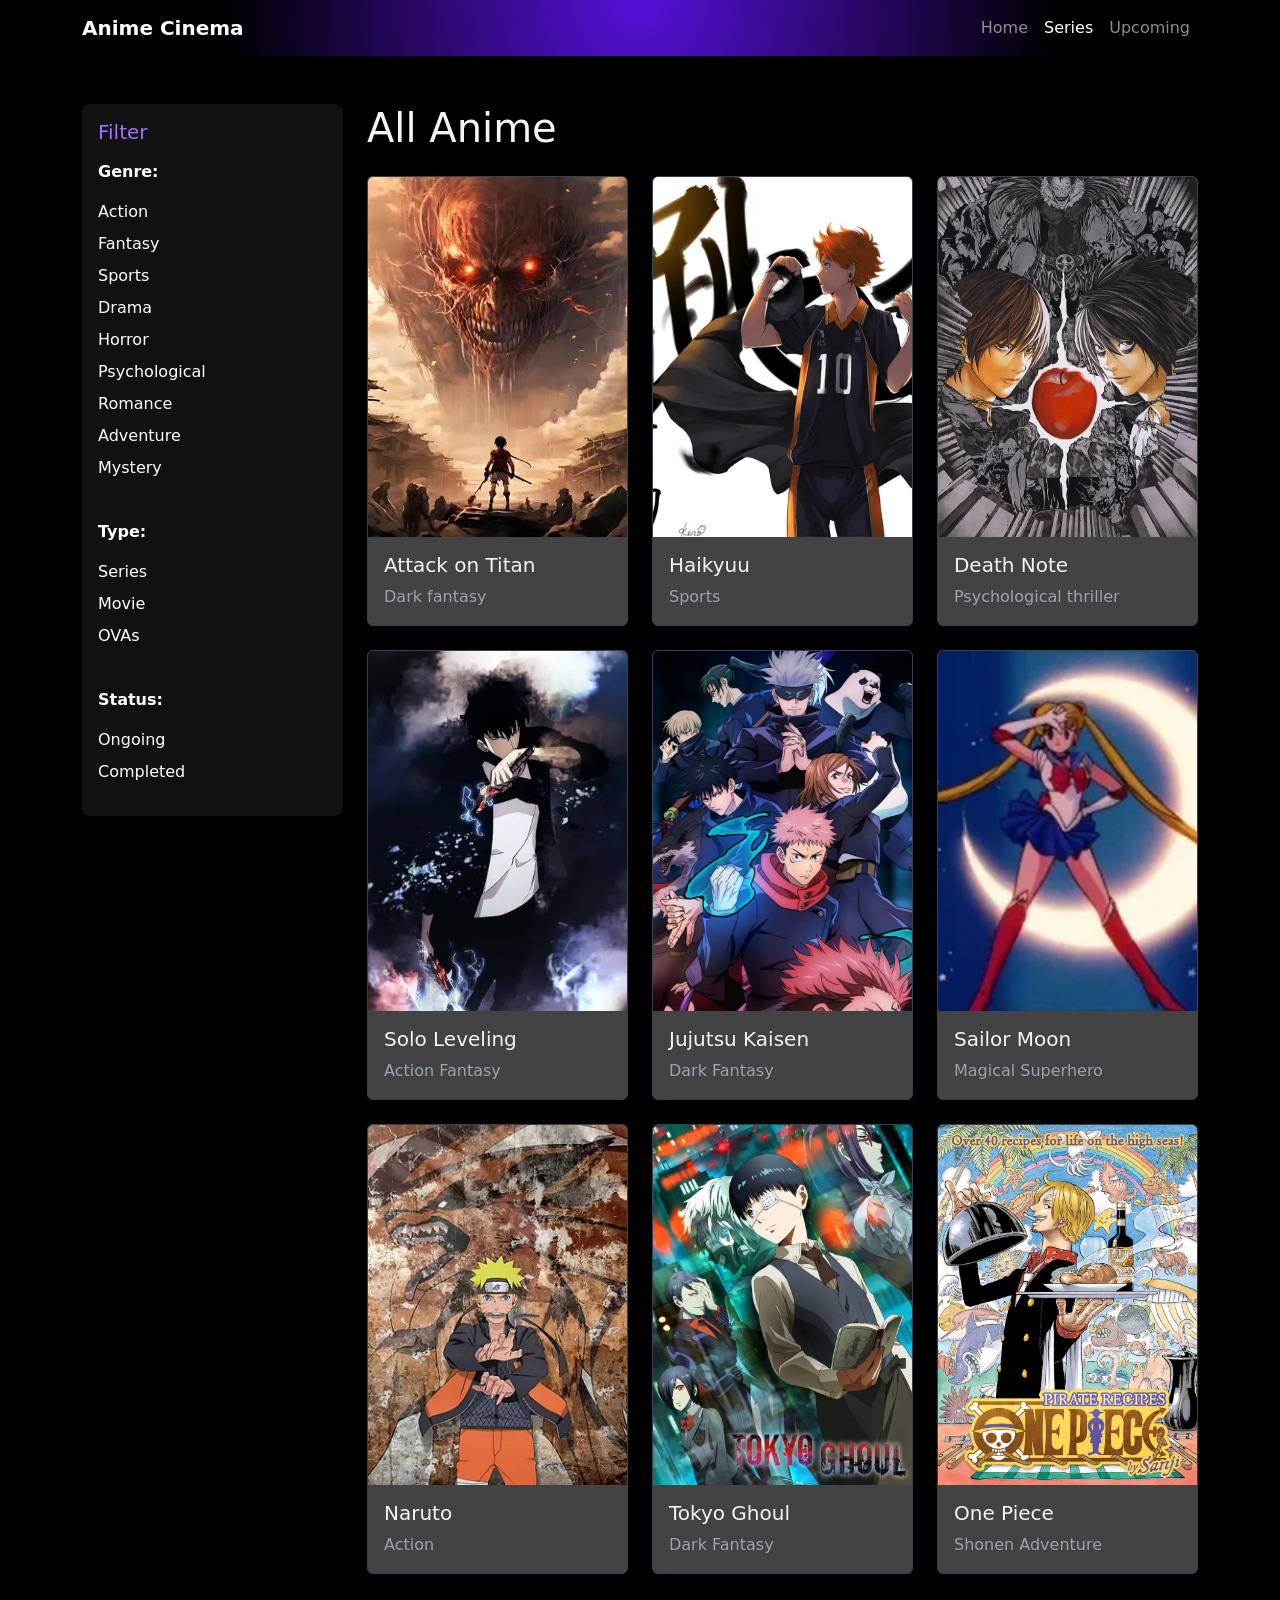
<file: project/movies.html>
<!DOCTYPE html>
<html lang="en">
<head>
  <meta charset="UTF-8" />
  <meta name="viewport" content="width=device-width, initial-scale=1.0" />
  <title>Anime Cinema</title>
  <link href="https://cdn.jsdelivr.net/npm/bootstrap@5.3.3/dist/css/bootstrap.min.css" rel="stylesheet" />
  <link rel="stylesheet" href="styles/style.css" />
</head>
<body>
  <nav class="navbar navbar-expand-lg navbar-dark movie-navbar" style="background:radial-gradient(circle at top, #5610da 0%, #000000 65%)">
    <div class="container">
      <a class="navbar-brand fw-bold" href="index.html">Anime Cinema</a>
      <div class="collapse navbar-collapse show">
        <ul class="navbar-nav ms-auto">
          <li class="nav-item"><a class="nav-link" href="index.html">Home</a></li>
          <li class="nav-item"><a class="nav-link active" href="movies.html">Series</a></li>
          <li class="nav-item"><a class="nav-link" href="upcoming.html">Upcoming</a></li>
        </ul>
      </div>
    </div>
  </nav>

  <main class="container py-5">
    <div class="row">
    <!-- Filter column -->
    <aside class="col-md-3 mb-4">
      <div class="filter-box p-3">
        <h5 style="color: #a26fff">Filter</h5>
        <p><strong>Genre:</strong></p>
        <ul class="list-unstyled">
          <li>Action</li>
          <li>Fantasy</li>
          <li>Sports</li>
          <li>Drama</li>
          <li>Horror</li>
          <li>Psychological</li>
          <li>Romance</li>
          <li>Adventure</li>
          <li>Mystery</li>
        </ul>
        <br>
        <p><strong>Type:</strong></p>
        <ul class="list-unstyled">
          <li>Series</li>
          <li>Movie</li>
          <li>OVAs</li>
        </ul>
        <br>
        <p><strong>Status:</strong></p>
        <ul class="list-unstyled">
          <li>Ongoing</li>
          <li>Completed</li>
        </ul>
      </div>
    </aside>



    <div class="col-md-9">
    <h1 class="mb-4">All Anime</h1>
    <div class="row g-4">
      <div class="col-md-6 col-lg-4"><a href="details/attack-on-titan.html" class="text-decoration-none"><div class="card movie-card h-100"><img src="images/1aot.webp" class="card-img-top" alt="Attack on Titan poster" /><div class="card-body"><h2 class="h5">Attack on Titan</h2><p class="text-muted mb-0">Dark fantasy</p></div></div></a></div>
      <div class="col-md-6 col-lg-4"><a href="details/haikyuu.html" class="text-decoration-none"><div class="card movie-card h-100"><img src="images/1haikyuu.webp" class="card-img-top" alt="Haikyuu poster" /><div class="card-body"><h2 class="h5">Haikyuu</h2><p class="text-muted mb-0">Sports</p></div></div></a></div>
      <div class="col-md-6 col-lg-4"><a href="details/deathnote.html" class="text-decoration-none"><div class="card movie-card h-100"><img src="images/deathnote poster.webp" class="card-img-top" alt="Death Note poster" /><div class="card-body"><h2 class="h5">Death Note</h2><p class="text-muted mb-0">Psychological thriller</p></div></div></a></div>
      <div class="col-md-6 col-lg-4"><a href="details/solo-levelling.html" class="text-decoration-none"><div class="card movie-card h-100"><img src="images/1slevel.webp" class="card-img-top" alt="Solo Leveling poster" /><div class="card-body"><h2 class="h5">Solo Leveling</h2><p class="text-muted mb-0">Action Fantasy</p></div></div></a></div>
      <div class="col-md-6 col-lg-4"><a href="details/jujutsu-kaisen.html" class="text-decoration-none"><div class="card movie-card h-100"><img src="images/jjk poster.webp" class="card-img-top" alt="Jujutsu Kaisen poster" /><div class="card-body"><h2 class="h5">Jujutsu Kaisen</h2><p class="text-muted mb-0">Dark Fantasy</p></div></div></a></div>
      <div class="col-md-6 col-lg-4"><a href="details/sailor-moon.html" class="text-decoration-none"><div class="card movie-card h-100"><img src="images/1samoon.webp" class="card-img-top" alt="Sailor Moon poster" /><div class="card-body"><h2 class="h5">Sailor Moon</h2><p class="text-muted mb-0">Magical Superhero</p></div></div></a></div>
      <div class="col-md-6 col-lg-4"><a href="details/naruto.html" class="text-decoration-none"><div class="card movie-card h-100"><img src="images/naruto poster.webp" class="card-img-top" alt="Naruto poster" /><div class="card-body"><h2 class="h5">Naruto</h2><p class="text-muted mb-0">Action</p></div></div></a></div>
      <div class="col-md-6 col-lg-4"><a href="details/tokyo-ghoul.html" class="text-decoration-none"><div class="card movie-card h-100"><img src="images/tokyo ghoul poster.webp" class="card-img-top" alt="Tokyo Ghoul poster" /><div class="card-body"><h2 class="h5">Tokyo Ghoul</h2><p class="text-muted mb-0">Dark Fantasy</p></div></div></a></div>
      <div class="col-md-6 col-lg-4"><a href="details/one-piece.html" class="text-decoration-none"><div class="card movie-card h-100"><img src="images/one piece poster.webp" class="card-img-top" alt="One Piece poster" /><div class="card-body"><h2 class="h5">One Piece</h2><p class="text-muted mb-0">Shonen Adventure</p></div></div></a></div>
    </div>
    </div>
    </div>
  </main>
</body>
</html>
</file>
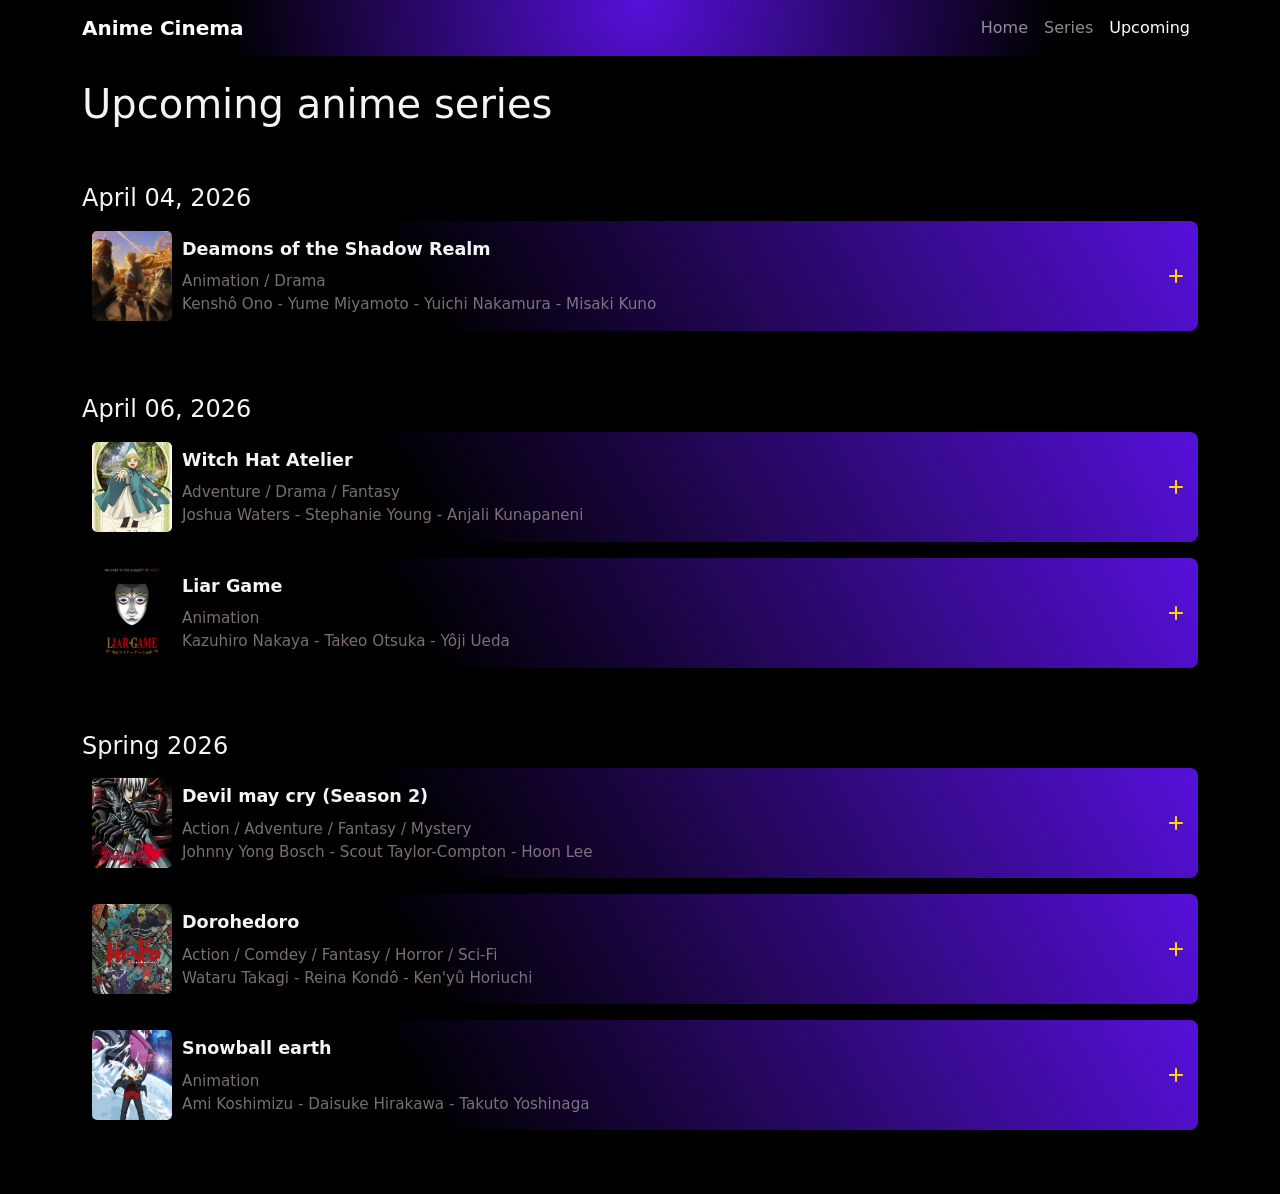
<file: project/upcoming.html>
<!DOCTYPE html>
<html lang="en">
<head>
  <meta charset="UTF-8" />
  <meta name="viewport" content="width=device-width, initial-scale=1.0" />
  <title>Anime Cinema</title>
  <link href="https://cdn.jsdelivr.net/npm/bootstrap@5.3.3/dist/css/bootstrap.min.css" rel="stylesheet" />
  <link rel="stylesheet" href="styles/style.css" />
</head>
<body>
  <nav class="navbar navbar-expand-lg navbar-dark movie-navbar"style="background:radial-gradient(circle at top, #5610da 0%, #000000 65%)">
    <div class="container">
      <a class="navbar-brand fw-bold" href="index.html">Anime Cinema</a>
      <div class="collapse navbar-collapse show" id="mainMenu">
        <ul class="navbar-nav ms-auto">
          <li class="nav-item"><a class="nav-link" href="index.html">Home</a></li>
          <li class="nav-item"><a class="nav-link" href="movies.html">Series</a></li>
          <li class="nav-item"><a class="nav-link active" href="upcoming.html">Upcoming</a></li>
        </ul>
      </div>
    </div>
  </nav>

  <main class="container py-4">
    <h1>Upcoming anime series</h1>

    <div class="movie-date py-4">
      <h4 class="mt-4">April 04, 2026</h4>
      <div class="upcoming mb-3">
        <div class="upcoming-left">
        <img src="images/daemons.jpg" alt="daemons of the shadow realm">
        <div class="upcoming-text">
      <strong>Deamons of the Shadow Realm</strong>
      <p>Animation / Drama</p>
      <p>Kenshô Ono - Yume Miyamoto - Yuichi Nakamura - Misaki Kuno</p>
      </div>
      </div>
      <svg xmlns="http://www.w3.org/2000/svg" width="24" height="24" fill="gold" viewBox="0 0 24 24">
      <path d="M18 13h-5v5c0 .55-.45 1-1 1s-1-.45-1-1v-5H6c-.55 0-1-.45-1-1s.45-1 1-1h5V6c0-.55.45-1 1-1s1 .45 1 1v5h5c.55 0 1 .45 1 1s-.45 1-1 1z"/>
      </svg>
      </div>

      </div>

      <div class="movie-date">
      <h4 class="mt-4">April 06, 2026</h4>
      <div class="upcoming mb-3">
        <div class="upcoming-left">
        <img src="images/witch hat atelier.webp" alt="Witch hat atelier">
        <div class="upcoming-text">
      <strong>Witch Hat Atelier</strong>
      <p>Adventure / Drama / Fantasy</p>
      <p>Joshua Waters - Stephanie Young - Anjali Kunapaneni</p>
      </div>
      </div>
      <svg xmlns="http://www.w3.org/2000/svg" width="24" height="24" fill="gold" viewBox="0 0 24 24">
      <path d="M18 13h-5v5c0 .55-.45 1-1 1s-1-.45-1-1v-5H6c-.55 0-1-.45-1-1s.45-1 1-1h5V6c0-.55.45-1 1-1s1 .45 1 1v5h5c.55 0 1 .45 1 1s-.45 1-1 1z"/>
      </svg>
      </div>
      <div class="upcoming mb-3">
        <div class="upcoming-left">
        <img src="images/liar game.webp" alt="Liar game">
        <div class="upcoming-text">
      <strong>Liar Game</strong>
      <p>Animation</p>
      <p>Kazuhiro Nakaya - Takeo Otsuka - Yôji Ueda</p>
      </div>
      </div>
      <svg xmlns="http://www.w3.org/2000/svg" width="24" height="24" fill="gold" viewBox="0 0 24 24">
      <path d="M18 13h-5v5c0 .55-.45 1-1 1s-1-.45-1-1v-5H6c-.55 0-1-.45-1-1s.45-1 1-1h5V6c0-.55.45-1 1-1s1 .45 1 1v5h5c.55 0 1 .45 1 1s-.45 1-1 1z"/>
      </svg>
      </div>

      </div>

      <div class="movie-date py-4">
      <h4 class="mt-4">Spring 2026</h4>

      <div class="upcoming mb-3">
        <div class="upcoming-left">
        <img src="images/devil may cry.jpg" alt="devil may cry">
        <div class="upcoming-text">
      <strong>Devil may cry (Season 2)</strong>
      <p>Action / Adventure / Fantasy / Mystery</p>
      <p>Johnny Yong Bosch - Scout Taylor-Compton - Hoon Lee</p>
      </div>
      </div>
      <svg xmlns="http://www.w3.org/2000/svg" width="24" height="24" fill="gold" viewBox="0 0 24 24">
      <path d="M18 13h-5v5c0 .55-.45 1-1 1s-1-.45-1-1v-5H6c-.55 0-1-.45-1-1s.45-1 1-1h5V6c0-.55.45-1 1-1s1 .45 1 1v5h5c.55 0 1 .45 1 1s-.45 1-1 1z"/>
      </svg>
      </div>

      <div class="upcoming mb-3">
        <div class="upcoming-left">
        <img src="images/dorohedoro.jpg" alt="dorohedoro">
        <div class="upcoming-text">
      <strong>Dorohedoro</strong>
      <p>Action / Comdey / Fantasy / Horror / Sci-Fi</p>
      <p>Wataru Takagi - Reina Kondô - Ken'yû Horiuchi</p>
      </div>
      </div>
      <svg xmlns="http://www.w3.org/2000/svg" width="24" height="24" fill="gold" viewBox="0 0 24 24">
      <path d="M18 13h-5v5c0 .55-.45 1-1 1s-1-.45-1-1v-5H6c-.55 0-1-.45-1-1s.45-1 1-1h5V6c0-.55.45-1 1-1s1 .45 1 1v5h5c.55 0 1 .45 1 1s-.45 1-1 1z"/>
      </svg>
      </div>

      <div class="upcoming mb-3">
        <div class="upcoming-left">
        <img src="images/snowball earth.webp" alt="snowball earth">
        <div class="upcoming-text">
      <strong>Snowball earth</strong>
      <p>Animation</p>
      <p>Ami Koshimizu - Daisuke Hirakawa - Takuto Yoshinaga</p>
      </div>
      </div>
      <svg xmlns="http://www.w3.org/2000/svg" width="24" height="24" fill="gold" viewBox="0 0 24 24">
      <path d="M18 13h-5v5c0 .55-.45 1-1 1s-1-.45-1-1v-5H6c-.55 0-1-.45-1-1s.45-1 1-1h5V6c0-.55.45-1 1-1s1 .45 1 1v5h5c.55 0 1 .45 1 1s-.45 1-1 1z"/>
      </svg>
      </div>

    </div>

    </div>
  </main>
</body>
</html>
</file>
<file: project/styles/style.css>
:root {
  --bg-dark: #000000;
  --bg-card: #434244;
  --text-light: #f3f4f6;
  --muted: #9ca3af;
}

body {
  background-color: var(--bg-dark);
  color: var(--text-light);
}

.movie-navbar {
  background: radial-gradient(circle at top, #5610da 0%, #000000 65%);
}


.hero {
  height: 450px;          
  overflow: hidden;
  padding: 20px 0;
}


.hero .carousel,
.hero .carousel-inner,
.hero .carousel-item {
  height: 100%;
}


.hero .carousel-item img {
  width: 100%;
  height: 100%;
  object-fit: cover;
}


.hero .col-lg-4 {
  height: 100%;
  display: flex;
  flex-direction: column;
  gap: 15px;
}


.side-item {
  flex: 1; 
  display: flex;
  align-items: stretch;
  gap: 10px;
  background: #111;
  padding: 10px;
  border-radius: 8px;
}


.side-item img {
  width: 80px;
  height: 90px;
  object-fit: cover;
  border-radius: 5px;
}


.side-item h6 {
  margin: 0;
  color: white;
  display: flex;
  align-items: center;
}

.movie-card,
.movie-detail {
  background-color: var(--bg-card);
  border: 1px solid #374151;
  color: var(--text-light);
}

.star-rating {
  direction: rtl; 
  display: inline-flex;
}

.star-rating input {
  display: none; 
}

.star-rating label {
  font-size: 2rem;
  color: #ccc;
  cursor: pointer;
  transition: color 0.2s;
}


.star-rating input:checked ~ label {
  color: gold;
}

.star-rating label:hover,
.star-rating label:hover ~ label {
  color: gold;
}

.movie-card {
  transition: transform 0.2s ease, box-shadow 0.2s ease;
}

.movie-card:hover {
  transform: translateY(-4px);
  box-shadow: 0 10px 20px rgba(0, 0, 0, 0.3);
}

.card-img-top {
  height: 360px;
  object-fit: cover;
}

.detail-cover {
  height: 100%;
  min-height: 320px;
  object-fit: cover;
}
.gif {
  height: 150px;
  width: 150px
}

.cast {
  height: 120px;
  width: 120px;
  border-radius: 60%;
}

.text-muted {
  color: var(--muted) !important;
}

.list-group-item {
  background-color: #000000;
  color: var(--text-light);
  border-color: #374151;
}

.style {
  background-color:#8000ff;
  border-color:#5610da;
  color:#f3f4f6;
}

.edit{
  background-color: #5863ff;
  border-color:#5863ff;
}

.remove{
  background-color:#6924ca;
  border-color:#6924ca;
}

.edit:hover {
  background-color:#6924ca;
  border-color:#6924ca;
}
.remove:hover {
  background-color: #5863ff;
  border-color:#5863ff;
}

.btnstyle{
  background-color:#2a9bfe;
  border-color: #0c5ba0;
}

.btnstyle:hover {
  background-color: #434244;
  border-color:#f3f4f6;
  color:#f3f4f6;
}

.bgcol {
  background-color:#5a85cb;
}

.upcoming {
  display: flex;
  align-items: center;
  justify-content: space-between;
  gap: 10px;
  background: linear-gradient(60deg, #000000 0%, #000000 30%, #5610da 100%);
  padding: 10px;
  border-radius: 8px;
  position: relative;
}
.upcoming-left {
  display: flex;
  align-items: center;
  gap: 10px;   /
}

.upcoming img {
  width: 80px;
  height: 90px;
  object-fit: cover;
  border-radius: 5px;
}

/*.upcoming {
  margin: 0;
  color: white;
  display: flex;
  align-items: center;
  position: relative;
  
} 
*/
.upcoming-text p {
  font-size: 0.95rem;
  margin-bottom: 2px;
  color:rgba(251, 224, 224, 0.492);
  margin: 0;
}

.upcoming-text strong {
  display: block;
  font-size: 1.1rem;    
  margin-bottom: 8px;   
}

.upcoming-text {
  display: flex;
  flex-direction: column;
  justify-content: center;
}

.episode-box {
  background-color: #111;
  color: #fff;
  padding: 8px;
  text-align: center;
  border-radius: 4px;
  border: 1px solid #444;
  font-size: 0.9rem;
  cursor: pointer;
  transition: background 0.2s;
}

.episode-box:hover {
  background-color: #333;
}
.episode-arrow {
  font-size: 1.5rem;   
  color: #fff;         
  cursor: pointer;     
  user-select: none;  
  transition: color 0.2s;
}

.episode-arrow:hover {
  color: gold;         
}

.filter-box {
  background: #111;
  color: #fff;
  border-radius: 8px;
}
.filter-box h5 {
  margin-bottom: 1rem;
}
.filter-box ul li {
  margin-bottom: 0.5rem;
  cursor: pointer;
}
.filter-box ul li:hover {
  color: gold;
}
</file>
